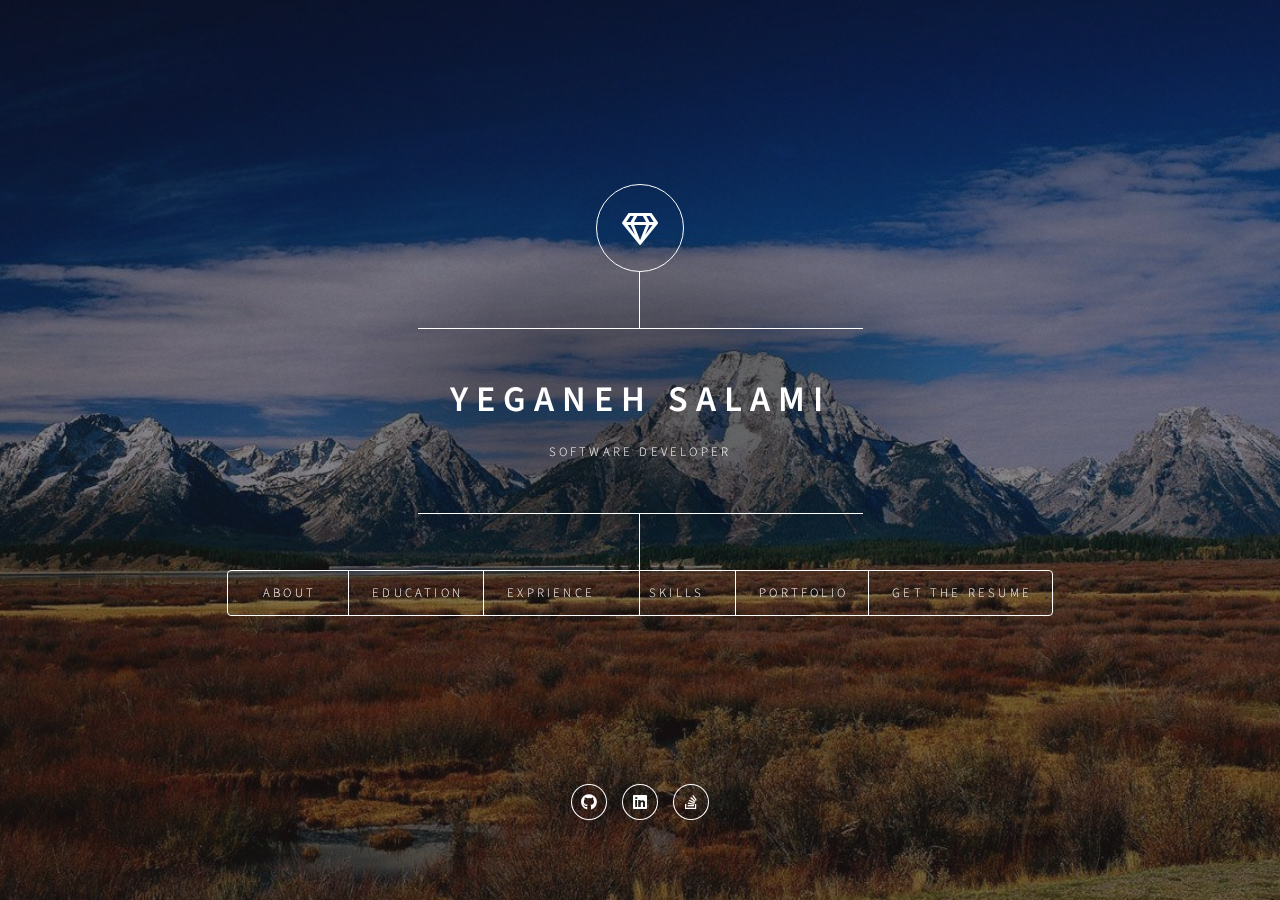
<file: index.html>
<!DOCTYPE HTML>
<!--
	Dimension by HTML5 UP
	html5up.net | @ajlkn
	Free for personal and commercial use under the CCA 3.0 license (html5up.net/license)
-->
<html>

<head>
    <title>Yeganeh Salami</title>
    <meta charset="utf-8" />
    <meta name="viewport" content="width=device-width, initial-scale=1, user-scalable=no" />
    <link rel="stylesheet" href="assets/css/bootstrap.min.css" />
    <link rel="stylesheet" href="assets/css/main.css" />
    <script src="assets/js/jquery.min.js"></script>
    <script src="assets/js/bootstrap.min.js"></script>
</head>

<body class="is-preload">

    <!-- Wrapper -->
    <div id="wrapper">

        <!-- Header -->
        <header id="header">
            <div class="logo">
                <span class="icon fa-gem"></span>
            </div>
            <div class="content">
                <div class="inner">
                    <h1>Yeganeh Salami</h1>
                    <p>Software Developer</p>
                </div>
            </div>
            <nav>
                <ul>
                    <li><a href="#about">About</a></li>
                    <li><a href="#education">Education</a></li>
                    <li><a href="#exprience">Exprience</a></li>
                    <li><a href="#skills">Skills</a></li>
                    <li><a href="#portfolio">Portfolio</a></li>
                    <li>
                        <a href="./resume.pdf" download="resume">
									get the resume
								</a>
                    </li>
                </ul>
            </nav>
        </header>

        <!-- Main -->
        <div id="main">

            <!-- about -->
            <article id="about">
                <h2 class="major">About</h2>
                <!-- <span class="image main"><img src="images/pic01.jpg" alt="" /></span>-->
                <p>Experienced Web Application Developer with a demonstrated history of working in the computer software industry. Skilled in Python & C#. Strong engineering professional with a Bachelor's degree focused in Computer Software Engineering from
                    Islamic Azad University Of Tehran North.</p>
            </article>

            <!-- education -->
            <article id="education">
                <h2 class="major">Education</h2>
                <div class="card">
                    <div class="card-body">
                        <h4 class="card-title">Software Enginnering</h4>
                        <h5 class="card-subtitle mb-2 text-muted">Azad University Of Tehran-North Branch</h5>
                        <p class="card-text">
                            Tehran, Iran
                        </p>
                        <button class="btn btn-light btn-sm" disabled="">09-2012 - 09-2016</button>
                    </div>
                </div>
            </article>

            <!-- exprience -->
            <article id="exprience">
                <h2 class="major">Exprience</h2>
                <div>
                    <h4>Software Developer</h4>
                    <h5>
                        <a href="https://www.asiatech.ir/" target="_blank">Asiatech Co.</a>
                    </h5>
                    <p class="card-text">
                        Tehran, Iran
                    </p>
                    <blockquote>Participating as a developer in the backend of Asiatech mobile App and Asiatech Electronic customer care system. This project contains two parts, a Restfull API and an administrator control panel . Admin panel for designing mobile
                        app or web app(e-care) dashboard,define different plans of internet services with differentcosts and other properties .The Restful API was aimed to give service to the mobile application and web application. Using Python, Django,
                        Django REST framework, MariaDB, HTML, CSS, Javascript, Jquery,Bootstrap.Participating as a developer in customer club project.This project is for motivating customers to buy more and to conduct some actions to get points. using
                        Python,Django, Django REST framework, MariaDB, HTML, CSS,Javascript, Jquery, Bootstrap. Participating as a developer in Asiatech Electronic customer care system. This project is to make customer able to pay their internet bills
                        and to manage their internet services. Using Python, Django, Django REST framework, Redis, HTML, CSS, Javascript, Jquery,Bootstrap. Participating as a developer in the Asiatech Portal project. Using C#, ASP.net, Sql server, stored
                        procedure. Participating as a developer in the Asiatech Portal Backend. Using ASP.NET MVC, ASP.NET Web API.
                    </blockquote>
                    <button disabled="">2017-06 - now</button>

                </div>
                <hr/>
                <div>
                    <h4>Front-End Developer</h4>
                    <h5>
                        <a>saeITech Co.</a>
                    </h5>
                    <p>
                        Tehran, Iran
                    </p>
                    <blockquote>Front-End Developer of Flight Reservation System. Using HTML, CSS, Javascript, React js, ASP.NET MVC, DeEextreme. Front-End Developer of Customer Reservation management system. using HTML, CSS, Javascript, React js, ASP.NET MVC , DevExtreme
                    </blockquote>
                    <button disabled="">2016-03 - 2017-05</button>

                </div>
            </article>

            <!-- skills -->
            <article id="skills">
                <h2 class="major">Skills</h2>
                <ul>
                    <li>Python</li>
                    <li>C#</li>
                    <li>sql</li>
                    <li>jQuery</li>
                    <li>asp.Net MVC</li>
                    <li>asp.Net API</li>
                    <li>Django</li>
                    <li>Entity Framework</li>
                    <li>Microsoft SQL Server</li>
                    <li>Git</li>
                    <li>TFS</li>
                    <li>Jira</li>
                </ul>
            </article>

            <!-- portfolio -->
            <article id="portfolio">
                <h2 class="major">Portfolio</h2>

                <div id="carouselExampleDark" class="carousel carousel-dark slide" data-bs-ride="carousel">
                    <ol class="carousel-indicators">
                        <li data-bs-target="#carouselExampleDark" data-bs-slide-to="0" class="active"></li>
                    </ol>
                    <div class="carousel-inner">
                        <div class="carousel-item active" data-bs-interval="10000">
                            <a href="./portfolio/sorting-algorithms.html">
                                <img src="./images/sort-algorithms-portfolio.png" class="d-block w-100" alt="sorting-algorithms">
                                <div class="carousel-caption d-none d-md-block">
                                    <h5 style="color: black;">Sort Algorithms - click me</h5>
                                </div>
                            </a>
                        </div>
                    </div>
                    </br>
                    <!-- <a class="carousel-control-prev" href="#carouselExampleDark" role="button" data-bs-slide="prev">
                        <span class="carousel-control-prev-icon" aria-hidden="true"></span>
                        <span class="visually-hidden">Previous</span>
                    </a>
                    <a class="carousel-control-next" href="#carouselExampleDark" role="button" data-bs-slide="next">
                        <span class="carousel-control-next-icon" aria-hidden="true"></span>
                        <span class="visually-hidden">Next</span> -->
                    </a>
                </div>
            </article>


        </div>

        <!-- Footer -->
        <footer id="footer">
            <ul class="icons">
                <li><a href="https://github.com/yeganesalami" class="icon brands fa fa-github"><span class="label">Github</span></a></li>
                <li><a href="https://www.linkedin.com/in/yeganeh-salami-b30367b5/" class="icon brands fa fa-linkedin"><span class="label">Instagram</span></a></li>
                <li><a href="https://stackoverflow.com/users/5291666/yeganeh-salami" class="icon brands fa fa-stack-overflow"><span class="label">Stackoverflow</span></a></li>
            </ul>
        </footer>

    </div>

    <!-- BG -->
    <div id="bg"></div>

    <!-- Scripts -->
    <script src="assets/js/jquery.min.js"></script>
    <script src="assets/js/bootstrap.min.js"></script>
    <script src="assets/js/browser.min.js"></script>
    <script src="assets/js/breakpoints.min.js"></script>
    <script src="assets/js/util.js"></script>
    <script src="assets/js/main.js"></script>

</body>

</html>
</file>
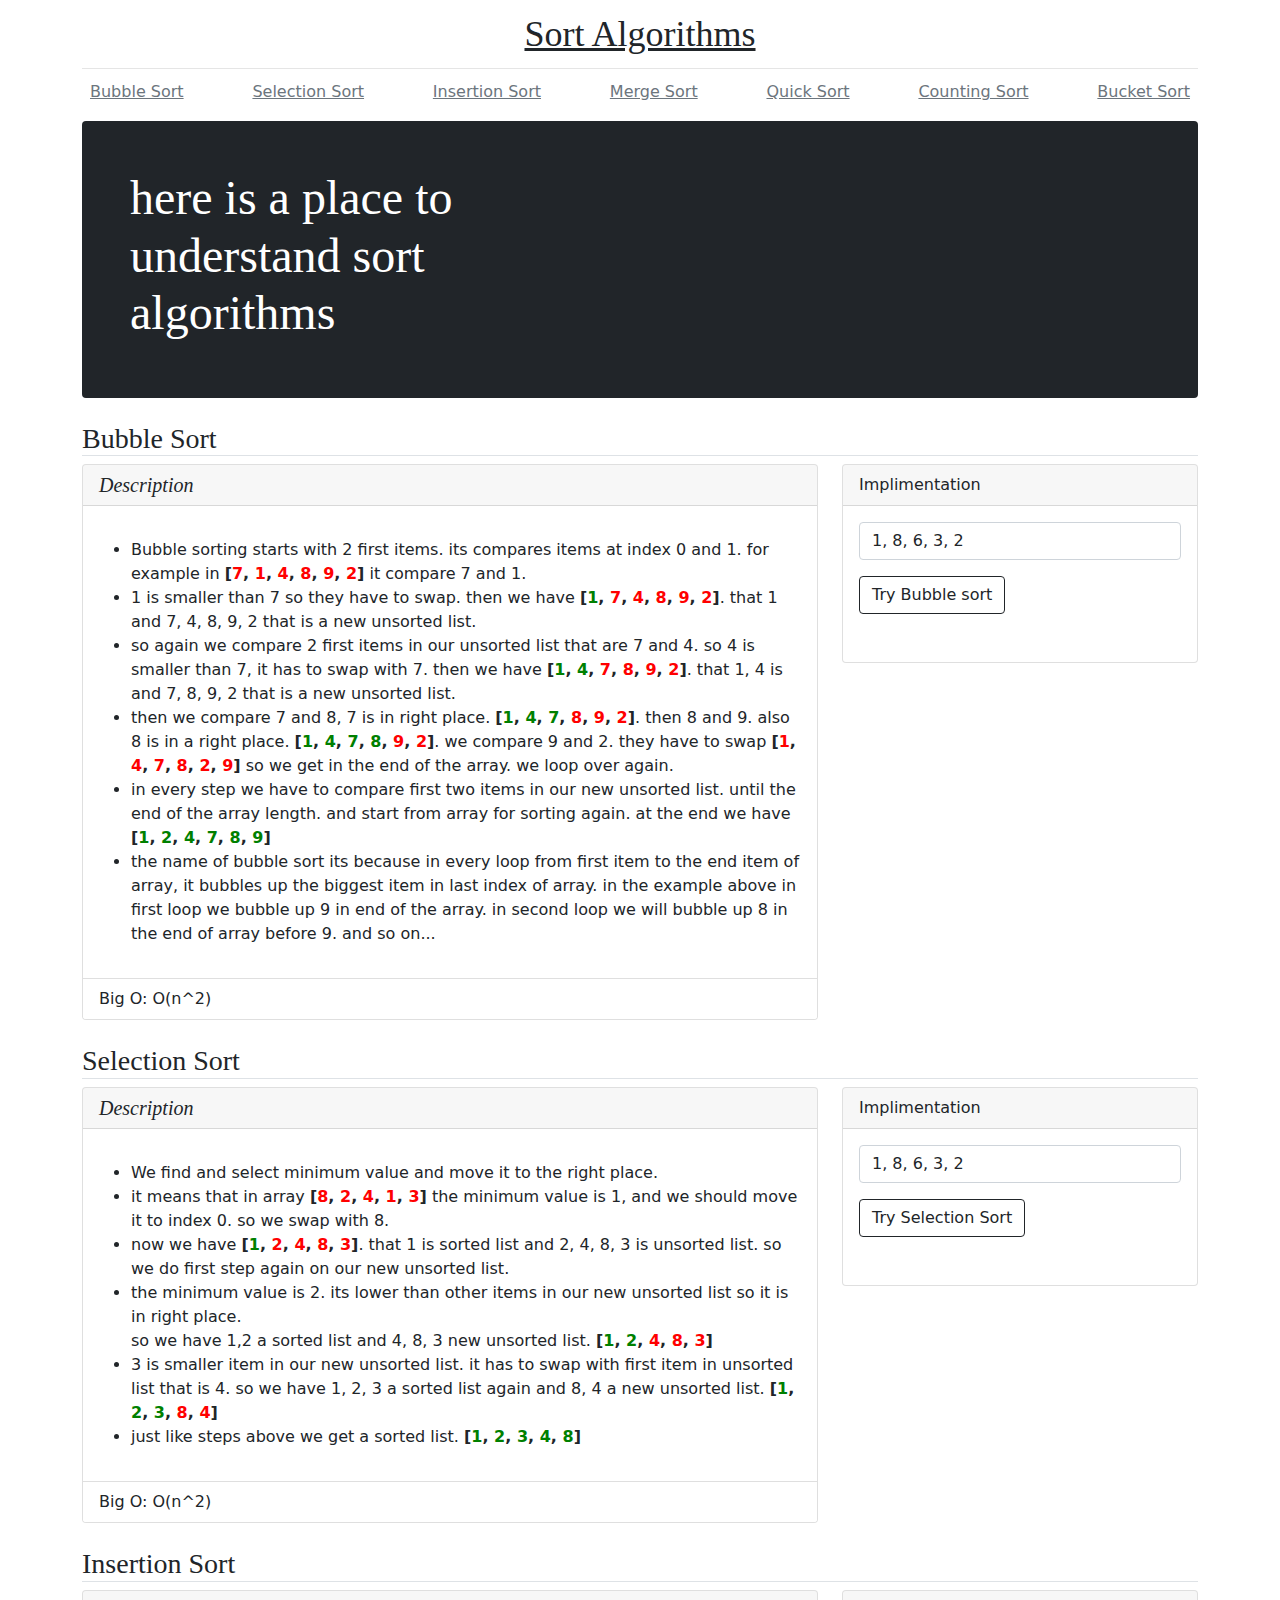
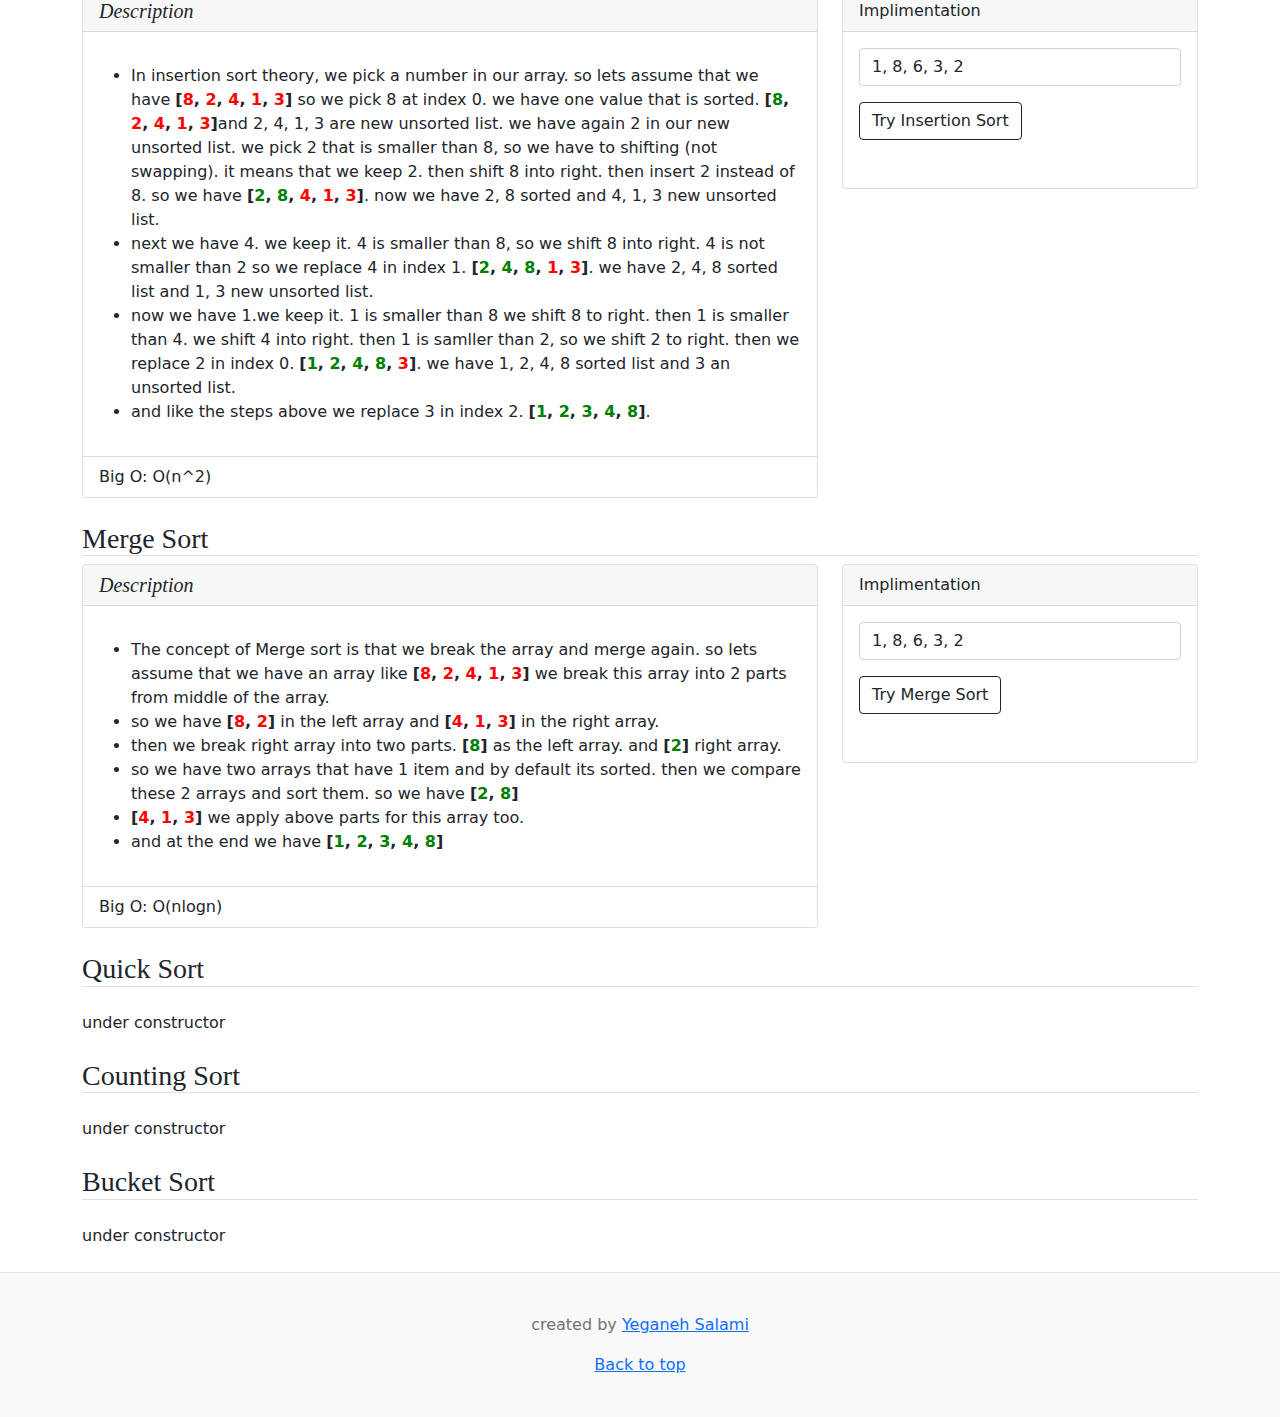
<file: portfolio/sorting-algorithms.html>
<!doctype html>
<html lang="en">

<head>
    <meta charset="utf-8">
    <meta name="viewport" content="width=device-width, initial-scale=1">
    <meta name="description" content="">
    <meta name="author" content="Mark Otto, Jacob Thornton, and Bootstrap contributors">
    <meta name="generator" content="Hugo 0.79.0">
    <title>Sort Algorithms</title>

    <link href="../assets/css/bootstrap.min.css" rel="stylesheet">
    <script src="../assets/js/jquery.min.js"></script>
    <script src="../assets/js/sorting-algorithms.js"></script>

    <style>
        .bd-placeholder-img {
            font-size: 1.125rem;
            text-anchor: middle;
            -webkit-user-select: none;
            -moz-user-select: none;
            user-select: none;
        }
        
        @media (min-width: 768px) {
            .bd-placeholder-img-lg {
                font-size: 3.5rem;
            }
        }
    </style>


    <!-- Custom styles for this template -->
    <!-- <link href="https://fonts.googleapis.com/css?family=Playfair&#43;Display:700,900&amp;display=swap" rel="stylesheet"> -->
    <!-- Custom styles for this template -->
    <link href="../assets/css/sorting-algorithms.css" rel="stylesheet">
</head>

<body>

    <div class="container">
        <header class="blog-header py-3">
            <div class="row flex-nowrap justify-content-between align-items-center justify-content-md-center">
                <div class="col-4 text-center ">
                    <a class="blog-header-logo text-dark" href="#">Sort Algorithms</a>
                </div>
            </div>
        </header>

        <div class="nav-scroller py-1 mb-2">
            <nav id="navbar-example2" class="nav d-flex justify-content-between">
                <a class="p-2 link-secondary" href="#bubbleSort">Bubble Sort</a>
                <a class="p-2 link-secondary" href="#selectionSort">Selection Sort</a>
                <a class="p-2 link-secondary" href="#insertionSort">Insertion Sort</a>
                <a class="p-2 link-secondary" href="#mergeSort">Merge Sort</a>
                <a class="p-2 link-secondary" href="#quickSort">Quick Sort</a>
                <a class="p-2 link-secondary" href="#countingSort">Counting Sort</a>
                <a class="p-2 link-secondary" href="#bucketSort">Bucket Sort</a>
                <!--<a class="p-2 link-secondary" href="#about">About</a>-->
            </nav>
        </div>
    </div>

    <main class="container">
        <div class="p-4 p-md-5 mb-4 text-white rounded bg-dark">
            <div class="col-md-6 px-0">
                <h1 class="display-4 font-italic">here is a place to understand sort algorithms</h1>
            </div>
        </div>

        <div data-bs-spy="scroll" data-bs-target="#navbar-example2" data-bs-offset="0" tabindex="0">
            <div id="bubbleSort" class="mb-4">
                <h3 class="font-italic border-bottom">
                    Bubble Sort

                </h3>
                <div class="row">
                    <div class="col-12 col-lg-8">
                        <div class="card">
                            <h5 class="card-header">
                                <i>Description</i>
                            </h5>
                            <div class="card-body">
                                <p class="card-text">
                                    <ul>
                                        <li>
                                            Bubble sorting starts with 2 first items. its compares items at index 0 and 1. for example in <b>[<span class="sortedList-0">7, 1, 4, 8, 9, 2</span>]</b> it compare 7 and 1.
                                        </li>
                                        <li>
                                            1 is smaller than 7 so they have to swap. then we have <b>[<span class="sortedList-01">1, 7, 4, 8, 9, 2</span>]</b>. that 1 and 7, 4, 8, 9, 2 that is a new unsorted list.
                                        </li>
                                        <li>
                                            so again we compare 2 first items in our unsorted list that are 7 and 4. so 4 is smaller than 7, it has to swap with 7. then we have <b>[<span class="sortedList-02">1, 4, 7, 8, 9, 2</span>]</b>. that 1, 4 is
                                            and 7, 8, 9, 2 that is a new unsorted list.
                                        </li>
                                        <li>
                                            then we compare 7 and 8, 7 is in right place. <b>[<span class="sortedList-03">1, 4, 7, 8, 9, 2</span>]</b>. then 8 and 9. also 8 is in a right place. <b>[<span class="sortedList-04">1, 4, 7, 8, 9, 2</span>]</b>.
                                            we compare 9 and 2. they have to swap <b>[<span class="sortedList-00">1, 4, 7, 8, 2, 9</span>]</b> so we get in the end of the array. we loop over again.
                                        </li>
                                        <li>in every step we have to compare first two items in our new unsorted list. until the end of the array length. and start from array for sorting again. at the end we have <b>[<span class="sortedList-06">1, 2, 4, 7, 8, 9</span>]</b></li>
                                        <li>
                                            the name of bubble sort its because in every loop from first item to the end item of array, it bubbles up the biggest item in last index of array. in the example above in first loop we bubble up 9 in end of the array. in second loop we will bubble up
                                            8 in the end of array before 9. and so on...
                                        </li>
                                    </ul>
                                </p>
                            </div>

                            <ul class="list-group list-group-flush">
                                <li class="list-group-item">Big O: O(n^2)</li>
                            </ul>
                        </div>
                    </div>
                    <div class="col-12 col-lg-4" style="height: 532px; overflow-x: hidden; overflow-y: auto;">
                        <div class="card">
                            <div class="card-header">
                                Implimentation
                            </div>
                            <div class="card-body">
                                <div class="input-group mb-3">
                                    <input type="text" class="form-control" id="inputBubbleSort" value="1, 8, 6, 3, 2" placeholder="1, 8, 6, 3, 2">
                                </div>
                                <div class="col-auto">
                                    <button onclick="btnBubbleSort()" type="button" class="btn btn-outline-dark mb-3">Try Bubble sort</button>
                                </div>
                                <div>
                                    <p id="resultBubbleSort"></p>
                                </div>
                            </div>

                        </div>
                    </div>
                </div>
            </div>
            <div id="selectionSort" class="mb-4">
                <h3 class="font-italic border-bottom">
                    Selection Sort

                </h3>
                <div class="row ">
                    <div class="col-12 col-lg-8">
                        <div class="card">
                            <h5 class="card-header">
                                <i>Description</i>
                            </h5>
                            <div class="card-body">
                                <p class="card-text">
                                    <ul>
                                        <li>
                                            We find and select minimum value and move it to the right place.
                                        </li>
                                        <li>
                                            it means that in array <b>[<span class="sortedList-000">8, 2, 4, 1, 3</span>]</b> the minimum value is 1, and we should move it to index 0. so we swap with 8.
                                        </li>
                                        <li>
                                            now we have <b>[<span class="sortedList-001">1, 2, 4, 8, 3</span>]</b>. that 1 is sorted list and 2, 4, 8, 3 is unsorted list. so we do first step again on our new unsorted list.
                                        </li>
                                        <li>
                                            the minimum value is 2. its lower than other items in our new unsorted list so it is in right place.<br/> so we have 1,2 a sorted list and 4, 8, 3 new unsorted list. <b>[<span class="sortedList-002">1, 2, 4, 8, 3</span>]</b>
                                        </li>
                                        <li>
                                            3 is smaller item in our new unsorted list. it has to swap with first item in unsorted list that is 4. so we have 1, 2, 3 a sorted list again and 8, 4 a new unsorted list. <b>[<span class="sortedList-003">1, 2, 3, 8, 4</span>]</b>
                                        </li>
                                        <li>
                                            just like steps above we get a sorted list. <b>[<span class="sortedList-005">1, 2, 3, 4, 8</span>]</b>
                                        </li>
                                    </ul>
                                </p>
                            </div>

                            <ul class="list-group list-group-flush">
                                <li class="list-group-item">Big O: O(n^2)</li>
                            </ul>
                        </div>
                    </div>
                    <div class="col-12 col-lg-4" style="height: 412px; overflow-x: hidden; overflow-y: auto;">
                        <div class="card">
                            <div class="card-header">
                                Implimentation
                            </div>
                            <div class="card-body">
                                <div class="input-group mb-3">
                                    <input type="text" class="form-control" id="inputSelectionSort" value="1, 8, 6, 3, 2" placeholder="1, 8, 6, 3, 2">
                                </div>
                                <div class="col-auto">
                                    <button onclick="btnSelectionSort()" type="button" class="btn btn-outline-dark mb-3">Try Selection Sort</button>
                                </div>
                                <div>
                                    <p id="resultSelectionSort"></p>
                                </div>
                            </div>

                        </div>
                    </div>

                </div>
            </div>
            <div id="insertionSort" class="mb-4">
                <h3 class="font-italic border-bottom">
                    Insertion Sort

                </h3>
                <div class="row ">
                    <div class="col-12 col-lg-8">
                        <div class="card">
                            <h5 class="card-header">
                                <i>Description</i>
                            </h5>
                            <div class="card-body">
                                <p class="card-text">
                                    <ul>
                                        <li>
                                            In insertion sort theory, we pick a number in our array. so lets assume that we have <b>[<span class="sortedList-0000">8, 2, 4, 1, 3</span>]</b> so we pick 8 at index 0. we have one value that is sorted. <b>[<span class="sortedList-00001">8, 2, 4, 1, 3</span>]</b>and
                                            2, 4, 1, 3 are new unsorted list. we have again 2 in our new unsorted list. we pick 2 that is smaller than 8, so we have to shifting (not swapping). it means that we keep 2. then shift 8 into right. then insert
                                            2 instead of 8. so we have <b>[<span class="sortedList-0002">2, 8, 4, 1, 3</span>]</b>. now we have 2, 8 sorted and 4, 1, 3 new unsorted list.
                                        </li>
                                        <li>
                                            next we have 4. we keep it. 4 is smaller than 8, so we shift 8 into right. 4 is not smaller than 2 so we replace 4 in index 1.
                                            <b>[<span class="sortedList-0003">2, 4, 8, 1, 3</span>]</b>. we have 2, 4, 8 sorted list and 1, 3 new unsorted list.
                                        </li>
                                        <li>
                                            now we have 1.we keep it. 1 is smaller than 8 we shift 8 to right. then 1 is smaller than 4. we shift 4 into right. then 1 is samller than 2, so we shift 2 to right. then we replace 2 in index 0.
                                            <b>[<span class="sortedList-0004">1, 2, 4, 8, 3</span>]</b>. we have 1, 2, 4, 8 sorted list and 3 an unsorted list.
                                        </li>
                                        <li>
                                            and like the steps above we replace 3 in index 2. <b>[<span class="sortedList-0005">1, 2, 3, 4, 8</span>]</b>.
                                        </li>
                                    </ul>
                                </p>
                            </div>

                            <ul class="list-group list-group-flush">
                                <li class="list-group-item">Big O: O(n^2)</li>
                            </ul>
                        </div>
                    </div>
                    <div class="col-12 col-lg-4" style="height: 412px; overflow-x: hidden; overflow-y: auto;">
                        <div class="card">
                            <div class="card-header">
                                Implimentation
                            </div>
                            <div class="card-body">
                                <div class="input-group mb-3">
                                    <input type="text" class="form-control" id="inputInsertionSort" value="1, 8, 6, 3, 2" placeholder="1, 8, 6, 3, 2">
                                </div>
                                <div class="col-auto">
                                    <button onclick="btnInsertionSort()" type="button" class="btn btn-outline-dark mb-3">Try Insertion Sort</button>
                                </div>
                                <div>
                                    <p id="resultInsertionSort"></p>
                                </div>
                            </div>

                        </div>
                    </div>

                </div>
            </div>
            <div id="mergeSort" class="mb-4">
                <h3 class="font-italic border-bottom">
                    Merge Sort
                </h3>
                <div class="row ">
                    <div class="col-12 col-lg-8">
                        <div class="card">
                            <h5 class="card-header">
                                <i>Description</i>
                            </h5>
                            <div class="card-body">
                                <p class="card-text">
                                    <ul>
                                        <li>
                                            The concept of Merge sort is that we break the array and merge again.
                                            so lets assume that we have an array like <b>[<span class="sortedList-0000">8, 2, 4, 1, 3</span>]</b> 
                                            we break this array into 2 parts from middle of the array.
                                        </li>
                                        <li>
                                            so we have <b>[<span class="sortedList-00000">8, 2</span>]</b> in the left array and <b>[<span class="sortedList-000000">4, 1, 3</span>]</b>
                                            in the right array.
                                        </li>
                                        <li>
                                            then we break right array into two parts. <b>[<span class="sortedList-0000001">8</span>]</b> as the left array.
                                            and <b>[<span class="sortedList-000001">2</span>]</b> right array.
                                        </li>
                                        <li>
                                            so we have two arrays that have 1 item and by default its sorted. then we compare these 2 arrays and sort them.
                                            so we have <b>[<span class="sortedList-00002">2, 8</span>]</b>
                                        </li>
                                        <li>    
                                            <b>[<span class="sortedList-000000">4, 1, 3</span>]</b> we apply above parts for this array too.
                                        </li>
                                        <li>
                                            and at the end we have <b>[<span class="sortedList-00005">1, 2, 3, 4, 8</span>]</b>
                                        </li>
                                    </ul>
                                </p>
                            </div>

                            <ul class="list-group list-group-flush">
                                <li class="list-group-item">Big O: O(nlogn)</li>
                            </ul>
                        </div>
                    </div>
                    <div class="col-12 col-lg-4" style="height: 340px; overflow-x: hidden; overflow-y: auto;">
                        <div class="card">
                            <div class="card-header">
                                Implimentation
                            </div>
                            <div class="card-body">
                                <div class="input-group mb-3">
                                    <input type="text" class="form-control" id="inputMergeSort" value="1, 8, 6, 3, 2" placeholder="1, 8, 6, 3, 2">
                                </div>
                                <div class="col-auto">
                                    <button onclick="btnMergeSort()" type="button" class="btn btn-outline-dark mb-3">Try Merge Sort</button>
                                </div>
                                <div>
                                    <p id="resultMergeSort"></p>
                                </div>
                            </div>

                        </div>
                    </div>

                </div>
            </div>
            <div id="quickSort" class="mb-4">
                <h3 class="mb-4 font-italic border-bottom">
                    Quick Sort

                </h3>
                <p>under constructor</p>
            </div>
            <div id="countingSort" class="mb-4">
                <h3 class="mb-4 font-italic border-bottom">
                    Counting Sort

                </h3>
                <p>under constructor</p>
            </div>
            <div id="bucketSort" class="mb-4">
                <h3 class="mb-4 font-italic border-bottom">
                    Bucket Sort

                </h3>
                <p>under constructor</p>
            </div>
            <!-- <div id="about">
                <h3 class="mb-4 font-italic border-bottom">
                    About
                </h3>
                <p>under constructor</p>
            </div> -->
        </div>
        <!-- /.row -->

    </main>
    <!-- /.container -->

    <footer class="blog-footer">
        <p>created by <a href="https://yeganesalami.github.io/">Yeganeh Salami</a></p>
        <p>
            <a href="#">Back to top</a>
        </p>
    </footer>


</body>

</html>
</file>
<file: assets/css/sorting-algorithms.css>
/* stylelint-disable selector-list-comma-newline-after */

.blog-header {
  line-height: 1;
  border-bottom: 1px solid #e5e5e5;
}

.blog-header-logo {
  font-family: "Playfair Display", Georgia, "Times New Roman", serif/*rtl:Amiri, Georgia, "Times New Roman", serif*/;
  font-size: 2.25rem;
}

.blog-header-logo:hover {
  text-decoration: none;
}

h1, h2, h3, h4, h5, h6 {
  font-family: "Playfair Display", Georgia, "Times New Roman", serif/*rtl:Amiri, Georgia, "Times New Roman", serif*/;
}

.display-4 {
  font-size: 2.5rem;
}
@media (min-width: 768px) {
  .display-4 {
    font-size: 3rem;
  }
}

.nav-scroller {
  position: relative;
  z-index: 2;
  height: 2.75rem;
  overflow-y: hidden;
}

.nav-scroller .nav {
  display: flex;
  flex-wrap: nowrap;
  padding-bottom: 1rem;
  margin-top: -1px;
  overflow-x: auto;
  text-align: center;
  white-space: nowrap;
  -webkit-overflow-scrolling: touch;
}

.nav-scroller .nav-link {
  padding-top: .75rem;
  padding-bottom: .75rem;
  font-size: .875rem;
}

.card-img-right {
  height: 100%;
  border-radius: 0 3px 3px 0;
}

.flex-auto {
  flex: 0 0 auto;
}

.h-250 { height: 250px; }
@media (min-width: 768px) {
  .h-md-250 { height: 250px; }
}

/* Pagination */
.blog-pagination {
  margin-bottom: 4rem;
}
.blog-pagination > .btn {
  border-radius: 2rem;
}

/*
 * Blog posts
 */
.blog-post {
  margin-bottom: 4rem;
}
.blog-post-title {
  margin-bottom: .25rem;
  font-size: 2.5rem;
}
.blog-post-meta {
  margin-bottom: 1.25rem;
  color: #727272;
}

/*
 * Footer
 */
.blog-footer {
  padding: 2.5rem 0;
  color: #727272;
  text-align: center;
  background-color: #f9f9f9;
  border-top: .05rem solid #e5e5e5;
}
.blog-footer p:last-child {
  margin-bottom: 0;
}
</file>
<file: assets/css/main.css>
@import url(fontawesome-all.min.css);
@import url("https://fonts.googleapis.com/css?family=Source+Sans+Pro:300italic,600italic,300,600");

/*
	Dimension by HTML5 UP
	html5up.net | @ajlkn
	Free for personal and commercial use under the CCA 3.0 license (html5up.net/license)
*/

html, body, div, span, applet, object,
iframe, h1, h2, h3, h4, h5, h6, p, blockquote,
pre, a, abbr, acronym, address, big, cite,
code, del, dfn, em, img, ins, kbd, q, s, samp,
small, strike, strong, sub, sup, tt, var, b,
u, i, center, dl, dt, dd, ol, ul, li, fieldset,
form, label, legend, table, caption, tbody,
tfoot, thead, tr, th, td, article, aside,
canvas, details, embed, figure, figcaption,
footer, header, hgroup, menu, nav, output, ruby,
section, summary, time, mark, audio, video {
	margin: 0;
	padding: 0;
	border: 0;
	font-size: 100%;
	font: inherit;
	vertical-align: baseline;}

article, aside, details, figcaption, figure,
footer, header, hgroup, menu, nav, section {
	display: block;}

body {
	line-height: 1;
}

ol, ul {
	list-style: none;
}

blockquote, q {
	quotes: none;
}

	blockquote:before, blockquote:after, q:before, q:after {
		content: '';
		content: none;
	}

table {
	border-collapse: collapse;
	border-spacing: 0;
}

body {
	-webkit-text-size-adjust: none;
}

mark {
	background-color: transparent;
	color: inherit;
}

input::-moz-focus-inner {
	border: 0;
	padding: 0;
}

input, select, textarea {
	-moz-appearance: none;
	-webkit-appearance: none;
	-ms-appearance: none;
	appearance: none;
}

/* Basic */

	@-ms-viewport {
		width: device-width;
	}

	@media screen and (max-width: 480px) {

		html, body {
			min-width: 320px;
		}

	}

	html {
		box-sizing: border-box;
	}

	*, *:before, *:after {
		box-sizing: inherit;
	}

	body {
		background: #1b1f22;
	}

		body.is-preload *, body.is-preload *:before, body.is-preload *:after {
			-moz-animation: none !important;
			-webkit-animation: none !important;
			-ms-animation: none !important;
			animation: none !important;
			-moz-transition: none !important;
			-webkit-transition: none !important;
			-ms-transition: none !important;
			transition: none !important;
		}

/* Type */

	html {
		font-size: 16pt;
	}

		@media screen and (max-width: 1680px) {

			html {
				font-size: 12pt;
			}

		}

		@media screen and (max-width: 736px) {

			html {
				font-size: 11pt;
			}

		}

		@media screen and (max-width: 360px) {

			html {
				font-size: 10pt;
			}

		}

	body, input, select, textarea {
		color: #ffffff;
		font-family: "Source Sans Pro", sans-serif;
		font-weight: 300;
		font-size: 1rem;
		line-height: 1.65;
	}

	a {
		-moz-transition: color 0.2s ease-in-out, background-color 0.2s ease-in-out, border-bottom-color 0.2s ease-in-out;
		-webkit-transition: color 0.2s ease-in-out, background-color 0.2s ease-in-out, border-bottom-color 0.2s ease-in-out;
		-ms-transition: color 0.2s ease-in-out, background-color 0.2s ease-in-out, border-bottom-color 0.2s ease-in-out;
		transition: color 0.2s ease-in-out, background-color 0.2s ease-in-out, border-bottom-color 0.2s ease-in-out;
		border-bottom: dotted 1px rgba(255, 255, 255, 0.5);
		text-decoration: none;
		color: inherit;
	}

		a:hover {
			border-bottom-color: transparent;
		}

	strong, b {
		color: #ffffff;
		font-weight: 600;
	}

	em, i {
		font-style: italic;
	}

	p {
		margin: 0 0 2rem 0;
	}

	h1, h2, h3, h4, h5, h6 {
		color: #ffffff;
		font-weight: 600;
		line-height: 1.5;
		margin: 0 0 1rem 0;
		text-transform: uppercase;
		letter-spacing: 0.2rem;
	}

		h1 a, h2 a, h3 a, h4 a, h5 a, h6 a {
			color: inherit;
			text-decoration: none;
		}

		h1.major, h2.major, h3.major, h4.major, h5.major, h6.major {
			border-bottom: solid 1px #ffffff;
			width: -moz-max-content;
			width: -webkit-max-content;
			width: -ms-max-content;
			width: max-content;
			padding-bottom: 0.5rem;
			margin: 0 0 2rem 0;
		}

	h1 {
		font-size: 2.25rem;
		line-height: 1.3;
		letter-spacing: 0.5rem;
	}

	h2 {
		font-size: 1.5rem;
		line-height: 1.4;
		letter-spacing: 0.5rem;
	}

	h3 {
		font-size: 1rem;
	}

	h4 {
		font-size: 0.8rem;
	}

	h5 {
		font-size: 0.7rem;
	}

	h6 {
		font-size: 0.6rem;
	}

	@media screen and (max-width: 736px) {

		h1 {
			font-size: 1.75rem;
			line-height: 1.4;
		}

		h2 {
			font-size: 1.25em;
			line-height: 1.5;
		}

	}

	sub {
		font-size: 0.8rem;
		position: relative;
		top: 0.5rem;
	}

	sup {
		font-size: 0.8rem;
		position: relative;
		top: -0.5rem;
	}

	blockquote {
		border-left: solid 4px #ffffff;
		font-style: italic;
		margin: 0 0 2rem 0;
		padding: 0.5rem 0 0.5rem 2rem;
	}

	code {
		background: rgba(255, 255, 255, 0.075);
		border-radius: 4px;
		font-family: "Courier New", monospace;
		font-size: 0.9rem;
		margin: 0 0.25rem;
		padding: 0.25rem 0.65rem;
	}

	pre {
		-webkit-overflow-scrolling: touch;
		font-family: "Courier New", monospace;
		font-size: 0.9rem;
		margin: 0 0 2rem 0;
	}

		pre code {
			display: block;
			line-height: 1.75;
			padding: 1rem 1.5rem;
			overflow-x: auto;
		}

	hr {
		border: 0;
		border-bottom: solid 1px #ffffff;
		margin: 2.75rem 0;
	}

	.align-left {
		text-align: left;
	}

	.align-center {
		text-align: center;
	}

	.align-right {
		text-align: right;
	}

/* Form */

	form {
		margin: 0 0 2rem 0;
	}

		form > :last-child {
			margin-bottom: 0;
		}

		form > .fields {
			display: -moz-flex;
			display: -webkit-flex;
			display: -ms-flex;
			display: flex;
			-moz-flex-wrap: wrap;
			-webkit-flex-wrap: wrap;
			-ms-flex-wrap: wrap;
			flex-wrap: wrap;
			width: calc(100% + 3rem);
			margin: -1.5rem 0 2rem -1.5rem;
		}

			form > .fields > .field {
				-moz-flex-grow: 0;
				-webkit-flex-grow: 0;
				-ms-flex-grow: 0;
				flex-grow: 0;
				-moz-flex-shrink: 0;
				-webkit-flex-shrink: 0;
				-ms-flex-shrink: 0;
				flex-shrink: 0;
				padding: 1.5rem 0 0 1.5rem;
				width: calc(100% - 1.5rem);
			}

				form > .fields > .field.half {
					width: calc(50% - 0.75rem);
				}

				form > .fields > .field.third {
					width: calc(100%/3 - 0.5rem);
				}

				form > .fields > .field.quarter {
					width: calc(25% - 0.375rem);
				}

		@media screen and (max-width: 480px) {

			form > .fields {
				width: calc(100% + 3rem);
				margin: -1.5rem 0 2rem -1.5rem;
			}

				form > .fields > .field {
					padding: 1.5rem 0 0 1.5rem;
					width: calc(100% - 1.5rem);
				}

					form > .fields > .field.half {
						width: calc(100% - 1.5rem);
					}

					form > .fields > .field.third {
						width: calc(100% - 1.5rem);
					}

					form > .fields > .field.quarter {
						width: calc(100% - 1.5rem);
					}

		}

	label {
		color: #ffffff;
		display: block;
		font-size: 0.8rem;
		font-weight: 300;
		letter-spacing: 0.2rem;
		line-height: 1.5;
		margin: 0 0 1rem 0;
		text-transform: uppercase;
	}

	input[type="text"],
	input[type="password"],
	input[type="email"],
	input[type="tel"],
	select,
	textarea {
		-moz-appearance: none;
		-webkit-appearance: none;
		-ms-appearance: none;
		appearance: none;
		-moz-transition: border-color 0.2s ease-in-out, box-shadow 0.2s ease-in-out, background-color 0.2s ease-in-out;
		-webkit-transition: border-color 0.2s ease-in-out, box-shadow 0.2s ease-in-out, background-color 0.2s ease-in-out;
		-ms-transition: border-color 0.2s ease-in-out, box-shadow 0.2s ease-in-out, background-color 0.2s ease-in-out;
		transition: border-color 0.2s ease-in-out, box-shadow 0.2s ease-in-out, background-color 0.2s ease-in-out;
		background-color: transparent;
		border-radius: 4px;
		border: solid 1px #ffffff;
		color: inherit;
		display: block;
		outline: 0;
		padding: 0 1rem;
		text-decoration: none;
		width: 100%;
	}

		input[type="text"]:invalid,
		input[type="password"]:invalid,
		input[type="email"]:invalid,
		input[type="tel"]:invalid,
		select:invalid,
		textarea:invalid {
			box-shadow: none;
		}

		input[type="text"]:focus,
		input[type="password"]:focus,
		input[type="email"]:focus,
		input[type="tel"]:focus,
		select:focus,
		textarea:focus {
			background: rgba(255, 255, 255, 0.075);
			border-color: #ffffff;
			box-shadow: 0 0 0 1px #ffffff;
		}

	select {
		background-image: url("data:image/svg+xml;charset=utf8,%3Csvg xmlns='http://www.w3.org/2000/svg' width='40' height='40' preserveAspectRatio='none' viewBox='0 0 40 40'%3E%3Cpath d='M9.4,12.3l10.4,10.4l10.4-10.4c0.2-0.2,0.5-0.4,0.9-0.4c0.3,0,0.6,0.1,0.9,0.4l3.3,3.3c0.2,0.2,0.4,0.5,0.4,0.9 c0,0.4-0.1,0.6-0.4,0.9L20.7,31.9c-0.2,0.2-0.5,0.4-0.9,0.4c-0.3,0-0.6-0.1-0.9-0.4L4.3,17.3c-0.2-0.2-0.4-0.5-0.4-0.9 c0-0.4,0.1-0.6,0.4-0.9l3.3-3.3c0.2-0.2,0.5-0.4,0.9-0.4S9.1,12.1,9.4,12.3z' fill='%23ffffff' /%3E%3C/svg%3E");
		background-size: 1.25rem;
		background-repeat: no-repeat;
		background-position: calc(100% - 1rem) center;
		height: 2.75rem;
		padding-right: 2.75rem;
		text-overflow: ellipsis;
	}

		select option {
			color: #ffffff;
			background: #1b1f22;
		}

		select:focus::-ms-value {
			background-color: transparent;
		}

		select::-ms-expand {
			display: none;
		}

	input[type="text"],
	input[type="password"],
	input[type="email"],
	select {
		height: 2.75rem;
	}

	textarea {
		padding: 0.75rem 1rem;
	}

	input[type="checkbox"],
	input[type="radio"] {
		-moz-appearance: none;
		-webkit-appearance: none;
		-ms-appearance: none;
		appearance: none;
		display: block;
		float: left;
		margin-right: -2rem;
		opacity: 0;
		width: 1rem;
		z-index: -1;
	}

		input[type="checkbox"] + label,
		input[type="radio"] + label {
			text-decoration: none;
			-moz-user-select: none;
			-webkit-user-select: none;
			-ms-user-select: none;
			user-select: none;
			color: #ffffff;
			cursor: pointer;
			display: inline-block;
			font-size: 0.8rem;
			font-weight: 300;
			margin: 0 0 0.5rem 0;
			padding-left: 2.65rem;
			padding-right: 0.75rem;
			position: relative;
		}

			input[type="checkbox"] + label:before,
			input[type="radio"] + label:before {
				-moz-osx-font-smoothing: grayscale;
				-webkit-font-smoothing: antialiased;
				display: inline-block;
				font-style: normal;
				font-variant: normal;
				text-rendering: auto;
				line-height: 1;
				text-transform: none !important;
				font-family: 'Font Awesome 5 Free';
				font-weight: 900;
			}

			input[type="checkbox"] + label:before,
			input[type="radio"] + label:before {
				-moz-transition: border-color 0.2s ease-in-out, box-shadow 0.2s ease-in-out, background-color 0.2s ease-in-out;
				-webkit-transition: border-color 0.2s ease-in-out, box-shadow 0.2s ease-in-out, background-color 0.2s ease-in-out;
				-ms-transition: border-color 0.2s ease-in-out, box-shadow 0.2s ease-in-out, background-color 0.2s ease-in-out;
				transition: border-color 0.2s ease-in-out, box-shadow 0.2s ease-in-out, background-color 0.2s ease-in-out;
				border-radius: 4px;
				border: solid 1px #ffffff;
				content: '';
				display: inline-block;
				height: 1.65rem;
				left: 0;
				line-height: 1.65rem;
				position: absolute;
				text-align: center;
				top: -0.15rem;
				width: 1.65rem;
			}

		input[type="checkbox"]:checked + label:before,
		input[type="radio"]:checked + label:before {
			background: #ffffff !important;
			border-color: #ffffff !important;
			color: #1b1f22;
			content: '\f00c';
		}

		input[type="checkbox"]:focus + label:before,
		input[type="radio"]:focus + label:before {
			background: rgba(255, 255, 255, 0.075);
			border-color: #ffffff;
			box-shadow: 0 0 0 1px #ffffff;
		}

	input[type="checkbox"] + label:before {
		border-radius: 4px;
	}

	input[type="radio"] + label:before {
		border-radius: 100%;
	}

	::-webkit-input-placeholder {
		color: rgba(255, 255, 255, 0.5) !important;
		opacity: 1.0;
	}

	:-moz-placeholder {
		color: rgba(255, 255, 255, 0.5) !important;
		opacity: 1.0;
	}

	::-moz-placeholder {
		color: rgba(255, 255, 255, 0.5) !important;
		opacity: 1.0;
	}

	:-ms-input-placeholder {
		color: rgba(255, 255, 255, 0.5) !important;
		opacity: 1.0;
	}

	.formerize-placeholder {
		color: rgba(255, 255, 255, 0.5) !important;
		opacity: 1.0;
	}

/* Box */

	.box {
		border-radius: 4px;
		border: solid 1px #ffffff;
		margin-bottom: 2rem;
		padding: 1.5em;
	}

		.box > :last-child,
		.box > :last-child > :last-child,
		.box > :last-child > :last-child > :last-child {
			margin-bottom: 0;
		}

		.box.alt {
			border: 0;
			border-radius: 0;
			padding: 0;
		}

/* Icon */

	.icon {
		text-decoration: none;
		border-bottom: none;
		position: relative;
	}

		.icon:before {
			-moz-osx-font-smoothing: grayscale;
			-webkit-font-smoothing: antialiased;
			display: inline-block;
			font-style: normal;
			font-variant: normal;
			text-rendering: auto;
			line-height: 1;
			text-transform: none !important;
			font-family: 'Font Awesome 5 Free';
			font-weight: 400;
		}

		.icon > .label {
			display: none;
		}

		.icon:before {
			line-height: inherit;
		}

		.icon.solid:before {
			font-weight: 900;
		}

		.icon.brands:before {
			font-family: 'Font Awesome 5 Brands';
		}

/* Image */

	.image {
		border-radius: 4px;
		border: 0;
		display: inline-block;
		position: relative;
	}

		.image:before {
			pointer-events: none;
			background-image: url("../../images/overlay.png");
			background-color: rgba(19, 21, 25, 0.5);
			border-radius: 4px;
			content: '';
			display: block;
			height: 100%;
			left: 0;
			opacity: 0.5;
			position: absolute;
			top: 0;
			width: 100%;
		}

		.image img {
			border-radius: 4px;
			display: block;
		}

		.image.left, .image.right {
			max-width: 40%;
		}

			.image.left img, .image.right img {
				width: 100%;
			}

		.image.left {
			float: left;
			padding: 0 1.5em 1em 0;
			top: 0.25em;
		}

		.image.right {
			float: right;
			padding: 0 0 1em 1.5em;
			top: 0.25em;
		}

		.image.fit {
			display: block;
			margin: 0 0 2rem 0;
			width: 100%;
		}

			.image.fit img {
				width: 100%;
			}

		.image.main {
			display: block;
			margin: 2.5rem 0;
			width: 100%;
		}

			.image.main img {
				width: 100%;
			}

		@media screen and (max-width: 736px) {

			.image.main {
				margin: 2rem 0;
			}

		}

		@media screen and (max-width: 480px) {

			.image.main {
				margin: 1.5rem 0;
			}

		}

/* List */

	ol {
		list-style: decimal;
		margin: 0 0 2rem 0;
		padding-left: 1.25em;
	}

		ol li {
			padding-left: 0.25em;
		}

	ul {
		list-style: disc;
		margin: 0 0 2rem 0;
		padding-left: 1em;
	}

		ul li {
			padding-left: 0.5em;
		}

		ul.alt {
			list-style: none;
			padding-left: 0;
		}

			ul.alt li {
				border-top: solid 1px #ffffff;
				padding: 0.5em 0;
			}

				ul.alt li:first-child {
					border-top: 0;
					padding-top: 0;
				}

	dl {
		margin: 0 0 2rem 0;
	}

		dl dt {
			display: block;
			font-weight: 600;
			margin: 0 0 1rem 0;
		}

		dl dd {
			margin-left: 2rem;
		}

/* Actions */

	ul.actions {
		display: -moz-flex;
		display: -webkit-flex;
		display: -ms-flex;
		display: flex;
		cursor: default;
		list-style: none;
		margin-left: -1rem;
		padding-left: 0;
	}

		ul.actions li {
			padding: 0 0 0 1rem;
			vertical-align: middle;
		}

		ul.actions.special {
			-moz-justify-content: center;
			-webkit-justify-content: center;
			-ms-justify-content: center;
			justify-content: center;
			width: 100%;
			margin-left: 0;
		}

			ul.actions.special li:first-child {
				padding-left: 0;
			}

		ul.actions.stacked {
			-moz-flex-direction: column;
			-webkit-flex-direction: column;
			-ms-flex-direction: column;
			flex-direction: column;
			margin-left: 0;
		}

			ul.actions.stacked li {
				padding: 1.3rem 0 0 0;
			}

				ul.actions.stacked li:first-child {
					padding-top: 0;
				}

		ul.actions.fit {
			width: calc(100% + 1rem);
		}

			ul.actions.fit li {
				-moz-flex-grow: 1;
				-webkit-flex-grow: 1;
				-ms-flex-grow: 1;
				flex-grow: 1;
				-moz-flex-shrink: 1;
				-webkit-flex-shrink: 1;
				-ms-flex-shrink: 1;
				flex-shrink: 1;
				width: 100%;
			}

				ul.actions.fit li > * {
					width: 100%;
				}

			ul.actions.fit.stacked {
				width: 100%;
			}

		@media screen and (max-width: 480px) {

			ul.actions:not(.fixed) {
				-moz-flex-direction: column;
				-webkit-flex-direction: column;
				-ms-flex-direction: column;
				flex-direction: column;
				margin-left: 0;
				width: 100% !important;
			}

				ul.actions:not(.fixed) li {
					-moz-flex-grow: 1;
					-webkit-flex-grow: 1;
					-ms-flex-grow: 1;
					flex-grow: 1;
					-moz-flex-shrink: 1;
					-webkit-flex-shrink: 1;
					-ms-flex-shrink: 1;
					flex-shrink: 1;
					padding: 1rem 0 0 0;
					text-align: center;
					width: 100%;
				}

					ul.actions:not(.fixed) li > * {
						width: 100%;
					}

					ul.actions:not(.fixed) li:first-child {
						padding-top: 0;
					}

					ul.actions:not(.fixed) li input[type="submit"],
					ul.actions:not(.fixed) li input[type="reset"],
					ul.actions:not(.fixed) li input[type="button"],
					ul.actions:not(.fixed) li button,
					ul.actions:not(.fixed) li .button {
						width: 100%;
					}

						ul.actions:not(.fixed) li input[type="submit"].icon:before,
						ul.actions:not(.fixed) li input[type="reset"].icon:before,
						ul.actions:not(.fixed) li input[type="button"].icon:before,
						ul.actions:not(.fixed) li button.icon:before,
						ul.actions:not(.fixed) li .button.icon:before {
							margin-left: -0.5em;
						}

		}

/* Icons */

	ul.icons {
		cursor: default;
		list-style: none;
		padding-left: 0;
	}

		ul.icons li {
			display: inline-block;
			padding: 0 0.75em 0 0;
		}

			ul.icons li:last-child {
				padding-right: 0;
			}

			ul.icons li a {
				border-radius: 100%;
				box-shadow: inset 0 0 0 1px #ffffff;
				display: inline-block;
				height: 2.25rem;
				line-height: 2.25rem;
				text-align: center;
				width: 2.25rem;
			}

				ul.icons li a:hover {
					background-color: rgba(255, 255, 255, 0.075);
				}

				ul.icons li a:active {
					background-color: rgba(255, 255, 255, 0.175);
				}

/* Table */

	.table-wrapper {
		-webkit-overflow-scrolling: touch;
		overflow-x: auto;
	}

	table {
		margin: 0 0 2rem 0;
		width: 100%;
	}

		table tbody tr {
			border: solid 1px #ffffff;
			border-left: 0;
			border-right: 0;
		}

			table tbody tr:nth-child(2n + 1) {
				background-color: rgba(255, 255, 255, 0.075);
			}

		table td {
			padding: 0.75em 0.75em;
		}

		table th {
			color: #ffffff;
			font-size: 0.9em;
			font-weight: 600;
			padding: 0 0.75em 0.75em 0.75em;
			text-align: left;
		}

		table thead {
			border-bottom: solid 2px #ffffff;
		}

		table tfoot {
			border-top: solid 2px #ffffff;
		}

		table.alt {
			border-collapse: separate;
		}

			table.alt tbody tr td {
				border: solid 1px #ffffff;
				border-left-width: 0;
				border-top-width: 0;
			}

				table.alt tbody tr td:first-child {
					border-left-width: 1px;
				}

			table.alt tbody tr:first-child td {
				border-top-width: 1px;
			}

			table.alt thead {
				border-bottom: 0;
			}

			table.alt tfoot {
				border-top: 0;
			}

/* Button */

	input[type="submit"],
	input[type="reset"],
	input[type="button"],
	button,
	.button {
		-moz-appearance: none;
		-webkit-appearance: none;
		-ms-appearance: none;
		appearance: none;
		-moz-transition: background-color 0.2s ease-in-out, color 0.2s ease-in-out;
		-webkit-transition: background-color 0.2s ease-in-out, color 0.2s ease-in-out;
		-ms-transition: background-color 0.2s ease-in-out, color 0.2s ease-in-out;
		transition: background-color 0.2s ease-in-out, color 0.2s ease-in-out;
		background-color: transparent;
		border-radius: 4px;
		border: 0;
		box-shadow: inset 0 0 0 1px #ffffff;
		color: #ffffff !important;
		cursor: pointer;
		display: inline-block;
		font-size: 0.8rem;
		font-weight: 300;
		height: 2.75rem;
		letter-spacing: 0.2rem;
		line-height: 2.75rem;
		outline: 0;
		padding: 0 1.25rem 0 1.35rem;
		text-align: center;
		text-decoration: none;
		text-transform: uppercase;
		white-space: nowrap;
	}

		input[type="submit"]:hover,
		input[type="reset"]:hover,
		input[type="button"]:hover,
		button:hover,
		.button:hover {
			background-color: rgba(255, 255, 255, 0.075);
		}

		input[type="submit"]:active,
		input[type="reset"]:active,
		input[type="button"]:active,
		button:active,
		.button:active {
			background-color: rgba(255, 255, 255, 0.175);
		}

		input[type="submit"].icon:before,
		input[type="reset"].icon:before,
		input[type="button"].icon:before,
		button.icon:before,
		.button.icon:before {
			margin-right: 0.5em;
		}

		input[type="submit"].fit,
		input[type="reset"].fit,
		input[type="button"].fit,
		button.fit,
		.button.fit {
			width: 100%;
		}

		input[type="submit"].small,
		input[type="reset"].small,
		input[type="button"].small,
		button.small,
		.button.small {
			font-size: 0.6rem;
			height: 2.0625rem;
			line-height: 2.0625rem;
		}

		input[type="submit"].primary,
		input[type="reset"].primary,
		input[type="button"].primary,
		button.primary,
		.button.primary {
			background-color: #ffffff;
			color: #1b1f22 !important;
			font-weight: 600;
		}

		input[type="submit"].disabled, input[type="submit"]:disabled,
		input[type="reset"].disabled,
		input[type="reset"]:disabled,
		input[type="button"].disabled,
		input[type="button"]:disabled,
		button.disabled,
		button:disabled,
		.button.disabled,
		.button:disabled {
			pointer-events: none;
			cursor: default;
			opacity: 0.25;
		}

	input[type="submit"],
	input[type="reset"],
	input[type="button"],
	button {
		line-height: calc(2.75rem - 2px);
	}

/* BG */

	#bg {
		-moz-transform: scale(1.0);
		-webkit-transform: scale(1.0);
		-ms-transform: scale(1.0);
		transform: scale(1.0);
		-webkit-backface-visibility: hidden;
		position: fixed;
		top: 0;
		left: 0;
		width: 100%;
		height: 100vh;
		z-index: 1;
	}

		#bg:before, #bg:after {
			content: '';
			display: block;
			position: absolute;
			top: 0;
			left: 0;
			width: 100%;
			height: 100%;
		}

		#bg:before {
			-moz-transition: background-color 2.5s ease-in-out;
			-webkit-transition: background-color 2.5s ease-in-out;
			-ms-transition: background-color 2.5s ease-in-out;
			transition: background-color 2.5s ease-in-out;
			-moz-transition-delay: 0.75s;
			-webkit-transition-delay: 0.75s;
			-ms-transition-delay: 0.75s;
			transition-delay: 0.75s;
			background-image: linear-gradient(to top, rgba(19, 21, 25, 0.5), rgba(19, 21, 25, 0.5)), url("../../images/overlay.png");
			background-size: auto, 256px 256px;
			background-position: center, center;
			background-repeat: no-repeat, repeat;
			z-index: 2;
		}

		#bg:after {
			-moz-transform: scale(1.125);
			-webkit-transform: scale(1.125);
			-ms-transform: scale(1.125);
			transform: scale(1.125);
			-moz-transition: -moz-transform 0.325s ease-in-out, -moz-filter 0.325s ease-in-out;
			-webkit-transition: -webkit-transform 0.325s ease-in-out, -webkit-filter 0.325s ease-in-out;
			-ms-transition: -ms-transform 0.325s ease-in-out, -ms-filter 0.325s ease-in-out;
			transition: transform 0.325s ease-in-out, filter 0.325s ease-in-out;
			background-image: url("../../images/bg3.jpg");
			background-position: center;
			background-size: cover;
			background-repeat: no-repeat;
			z-index: 1;
		}

		body.is-article-visible #bg:after {
			-moz-transform: scale(1.0825);
			-webkit-transform: scale(1.0825);
			-ms-transform: scale(1.0825);
			transform: scale(1.0825);
			-moz-filter: blur(0.2rem);
			-webkit-filter: blur(0.2rem);
			-ms-filter: blur(0.2rem);
			filter: blur(0.2rem);
		}

		body.is-preload #bg:before {
			background-color: #000000;
		}

/* Wrapper */

	#wrapper {
		display: -moz-flex;
		display: -webkit-flex;
		display: -ms-flex;
		display: flex;
		-moz-flex-direction: column;
		-webkit-flex-direction: column;
		-ms-flex-direction: column;
		flex-direction: column;
		-moz-align-items: center;
		-webkit-align-items: center;
		-ms-align-items: center;
		align-items: center;
		-moz-justify-content: space-between;
		-webkit-justify-content: space-between;
		-ms-justify-content: space-between;
		justify-content: space-between;
		position: relative;
		min-height: 100vh;
		width: 100%;
		padding: 4rem 2rem;
		z-index: 3;
	}

		#wrapper:before {
			content: '';
			display: block;
		}

		@media screen and (max-width: 1680px) {

			#wrapper {
				padding: 3rem 2rem;
			}

		}

		@media screen and (max-width: 736px) {

			#wrapper {
				padding: 2rem 1rem;
			}

		}

		@media screen and (max-width: 480px) {

			#wrapper {
				padding: 1rem;
			}

		}

/* Header */

	#header {
		display: -moz-flex;
		display: -webkit-flex;
		display: -ms-flex;
		display: flex;
		-moz-flex-direction: column;
		-webkit-flex-direction: column;
		-ms-flex-direction: column;
		flex-direction: column;
		-moz-align-items: center;
		-webkit-align-items: center;
		-ms-align-items: center;
		align-items: center;
		-moz-transition: -moz-transform 0.325s ease-in-out, -moz-filter 0.325s ease-in-out, opacity 0.325s ease-in-out;
		-webkit-transition: -webkit-transform 0.325s ease-in-out, -webkit-filter 0.325s ease-in-out, opacity 0.325s ease-in-out;
		-ms-transition: -ms-transform 0.325s ease-in-out, -ms-filter 0.325s ease-in-out, opacity 0.325s ease-in-out;
		transition: transform 0.325s ease-in-out, filter 0.325s ease-in-out, opacity 0.325s ease-in-out;
		background-image: -moz-radial-gradient(rgba(0, 0, 0, 0.25) 25%, rgba(0, 0, 0, 0) 55%);
		background-image: -webkit-radial-gradient(rgba(0, 0, 0, 0.25) 25%, rgba(0, 0, 0, 0) 55%);
		background-image: -ms-radial-gradient(rgba(0, 0, 0, 0.25) 25%, rgba(0, 0, 0, 0) 55%);
		background-image: radial-gradient(rgba(0, 0, 0, 0.25) 25%, rgba(0, 0, 0, 0) 55%);
		max-width: 100%;
		text-align: center;
	}

		#header > * {
			-moz-transition: opacity 0.325s ease-in-out;
			-webkit-transition: opacity 0.325s ease-in-out;
			-ms-transition: opacity 0.325s ease-in-out;
			transition: opacity 0.325s ease-in-out;
			position: relative;
			margin-top: 3.5rem;
		}

			#header > *:before {
				content: '';
				display: block;
				position: absolute;
				top: calc(-3.5rem - 1px);
				left: calc(50% - 1px);
				width: 1px;
				height: calc(3.5rem + 1px);
				background: #ffffff;
			}

		#header > :first-child {
			margin-top: 0;
		}

			#header > :first-child:before {
				display: none;
			}

		#header .logo {
			width: 5.5rem;
			height: 5.5rem;
			line-height: 5.5rem;
			border: solid 1px #ffffff;
			border-radius: 100%;
		}

			#header .logo .icon:before {
				font-size: 2rem;
			}

		#header .content {
			border-style: solid;
			border-color: #ffffff;
			border-top-width: 1px;
			border-bottom-width: 1px;
			max-width: 100%;
		}

			#header .content .inner {
				-moz-transition: max-height 0.75s ease, padding 0.75s ease, opacity 0.325s ease-in-out;
				-webkit-transition: max-height 0.75s ease, padding 0.75s ease, opacity 0.325s ease-in-out;
				-ms-transition: max-height 0.75s ease, padding 0.75s ease, opacity 0.325s ease-in-out;
				transition: max-height 0.75s ease, padding 0.75s ease, opacity 0.325s ease-in-out;
				-moz-transition-delay: 0.25s;
				-webkit-transition-delay: 0.25s;
				-ms-transition-delay: 0.25s;
				transition-delay: 0.25s;
				padding: 3rem 2rem;
				max-height: 40rem;
				overflow: hidden;
			}

				#header .content .inner > :last-child {
					margin-bottom: 0;
				}

			#header .content p {
				text-transform: uppercase;
				letter-spacing: 0.2rem;
				font-size: 0.8rem;
				line-height: 2;
			}

		#header nav ul {
			display: -moz-flex;
			display: -webkit-flex;
			display: -ms-flex;
			display: flex;
			margin-bottom: 0;
			list-style: none;
			padding-left: 0;
			border: solid 1px #ffffff;
			border-radius: 4px;
		}

			#header nav ul li {
				padding-left: 0;
				border-left: solid 1px #ffffff;
			}

				#header nav ul li:first-child {
					border-left: 0;
				}

				#header nav ul li a {
					display: block;
					min-width: 7.5rem;
					height: 2.75rem;
					line-height: 2.75rem;
					padding: 0 1.25rem 0 1.45rem;
					text-transform: uppercase;
					letter-spacing: 0.2rem;
					font-size: 0.8rem;
					border-bottom: 0;
				}

					#header nav ul li a:hover {
						background-color: rgba(255, 255, 255, 0.075);
					}

					#header nav ul li a:active {
						background-color: rgba(255, 255, 255, 0.175);
					}

		#header nav.use-middle:after {
			content: '';
			display: block;
			position: absolute;
			top: 0;
			left: calc(50% - 1px);
			width: 1px;
			height: 100%;
			background: #ffffff;
		}

		#header nav.use-middle ul li.is-middle {
			border-left: 0;
		}

		body.is-article-visible #header {
			-moz-transform: scale(0.95);
			-webkit-transform: scale(0.95);
			-ms-transform: scale(0.95);
			transform: scale(0.95);
			-moz-filter: blur(0.1rem);
			-webkit-filter: blur(0.1rem);
			-ms-filter: blur(0.1rem);
			filter: blur(0.1rem);
			opacity: 0;
		}

		body.is-preload #header {
			-moz-filter: blur(0.125rem);
			-webkit-filter: blur(0.125rem);
			-ms-filter: blur(0.125rem);
			filter: blur(0.125rem);
		}

			body.is-preload #header > * {
				opacity: 0;
			}

			body.is-preload #header .content .inner {
				max-height: 0;
				padding-top: 0;
				padding-bottom: 0;
				opacity: 0;
			}

		@media screen and (max-width: 980px) {

			#header .content p br {
				display: none;
			}

		}

		@media screen and (max-width: 736px) {

			#header > * {
				margin-top: 2rem;
			}

				#header > *:before {
					top: calc(-2rem - 1px);
					height: calc(2rem + 1px);
				}

			#header .logo {
				width: 4.75rem;
				height: 4.75rem;
				line-height: 4.75rem;
			}

				#header .logo .icon:before {
					font-size: 1.75rem;
				}

			#header .content .inner {
				padding: 2.5rem 1rem;
			}

			#header .content p {
				line-height: 1.875;
			}

		}

		@media screen and (max-width: 480px) {

			#header {
				padding: 1.5rem 0;
			}

				#header .content .inner {
					padding: 2.5rem 0;
				}

				#header nav ul {
					-moz-flex-direction: column;
					-webkit-flex-direction: column;
					-ms-flex-direction: column;
					flex-direction: column;
					min-width: 10rem;
					max-width: 100%;
				}

					#header nav ul li {
						border-left: 0;
						border-top: solid 1px #ffffff;
					}

						#header nav ul li:first-child {
							border-top: 0;
						}

						#header nav ul li a {
							height: 3rem;
							line-height: 3rem;
							min-width: 0;
							width: 100%;
						}

				#header nav.use-middle:after {
					display: none;
				}

		}

/* Main */

	#main {
		-moz-flex-grow: 1;
		-webkit-flex-grow: 1;
		-ms-flex-grow: 1;
		flex-grow: 1;
		-moz-flex-shrink: 1;
		-webkit-flex-shrink: 1;
		-ms-flex-shrink: 1;
		flex-shrink: 1;
		display: -moz-flex;
		display: -webkit-flex;
		display: -ms-flex;
		display: flex;
		-moz-align-items: center;
		-webkit-align-items: center;
		-ms-align-items: center;
		align-items: center;
		-moz-justify-content: center;
		-webkit-justify-content: center;
		-ms-justify-content: center;
		justify-content: center;
		-moz-flex-direction: column;
		-webkit-flex-direction: column;
		-ms-flex-direction: column;
		flex-direction: column;
		position: relative;
		max-width: 100%;
		z-index: 3;
	}

		#main article {
			-moz-transform: translateY(0.25rem);
			-webkit-transform: translateY(0.25rem);
			-ms-transform: translateY(0.25rem);
			transform: translateY(0.25rem);
			-moz-transition: opacity 0.325s ease-in-out, -moz-transform 0.325s ease-in-out;
			-webkit-transition: opacity 0.325s ease-in-out, -webkit-transform 0.325s ease-in-out;
			-ms-transition: opacity 0.325s ease-in-out, -ms-transform 0.325s ease-in-out;
			transition: opacity 0.325s ease-in-out, transform 0.325s ease-in-out;
			padding: 4.5rem 2.5rem 1.5rem 2.5rem ;
			position: relative;
			width: 40rem;
			max-width: 100%;
			background-color: rgba(27, 31, 34, 0.85);
			border-radius: 4px;
			opacity: 0;
		}

			#main article.active {
				-moz-transform: translateY(0);
				-webkit-transform: translateY(0);
				-ms-transform: translateY(0);
				transform: translateY(0);
				opacity: 1;
			}

			#main article .close {
				display: block;
				position: absolute;
				top: 0;
				right: 0;
				width: 4rem;
				height: 4rem;
				cursor: pointer;
				text-indent: 4rem;
				overflow: hidden;
				white-space: nowrap;
			}

				#main article .close:before {
					-moz-transition: background-color 0.2s ease-in-out;
					-webkit-transition: background-color 0.2s ease-in-out;
					-ms-transition: background-color 0.2s ease-in-out;
					transition: background-color 0.2s ease-in-out;
					content: '';
					display: block;
					position: absolute;
					top: 0.75rem;
					left: 0.75rem;
					width: 2.5rem;
					height: 2.5rem;
					border-radius: 100%;
					background-position: center;
					background-image: url("data:image/svg+xml;charset=utf8,%3Csvg xmlns='http://www.w3.org/2000/svg' xmlns:xlink='http://www.w3.org/1999/xlink' width='20px' height='20px' viewBox='0 0 20 20' zoomAndPan='disable'%3E%3Cstyle%3Eline %7B stroke: %23ffffff%3B stroke-width: 1%3B %7D%3C/style%3E%3Cline x1='2' y1='2' x2='18' y2='18' /%3E%3Cline x1='18' y1='2' x2='2' y2='18' /%3E%3C/svg%3E");
					background-size: 20px 20px;
					background-repeat: no-repeat;
				}

				#main article .close:hover:before {
					background-color: rgba(255, 255, 255, 0.075);
				}

				#main article .close:active:before {
					background-color: rgba(255, 255, 255, 0.175);
				}

		@media screen and (max-width: 736px) {

			#main article {
				padding: 3.5rem 2rem 0.5rem 2rem ;
			}

				#main article .close:before {
					top: 0.875rem;
					left: 0.875rem;
					width: 2.25rem;
					height: 2.25rem;
					background-size: 14px 14px;
				}

		}

		@media screen and (max-width: 480px) {

			#main article {
				padding: 3rem 1.5rem 0.5rem 1.5rem ;
			}

		}

/* Footer */

	#footer {
		-moz-transition: -moz-transform 0.325s ease-in-out, -moz-filter 0.325s ease-in-out, opacity 0.325s ease-in-out;
		-webkit-transition: -webkit-transform 0.325s ease-in-out, -webkit-filter 0.325s ease-in-out, opacity 0.325s ease-in-out;
		-ms-transition: -ms-transform 0.325s ease-in-out, -ms-filter 0.325s ease-in-out, opacity 0.325s ease-in-out;
		transition: transform 0.325s ease-in-out, filter 0.325s ease-in-out, opacity 0.325s ease-in-out;
		width: 100%;
		max-width: 100%;
		margin-top: 2rem;
		text-align: center;
	}

		#footer .copyright {
			letter-spacing: 0.2rem;
			font-size: 0.6rem;
			opacity: 0.75;
			margin-bottom: 0;
			text-transform: uppercase;
		}

		body.is-article-visible #footer {
			-moz-transform: scale(0.95);
			-webkit-transform: scale(0.95);
			-ms-transform: scale(0.95);
			transform: scale(0.95);
			-moz-filter: blur(0.1rem);
			-webkit-filter: blur(0.1rem);
			-ms-filter: blur(0.1rem);
			filter: blur(0.1rem);
			opacity: 0;
		}

		body.is-preload #footer {
			opacity: 0;
		}
</file>
